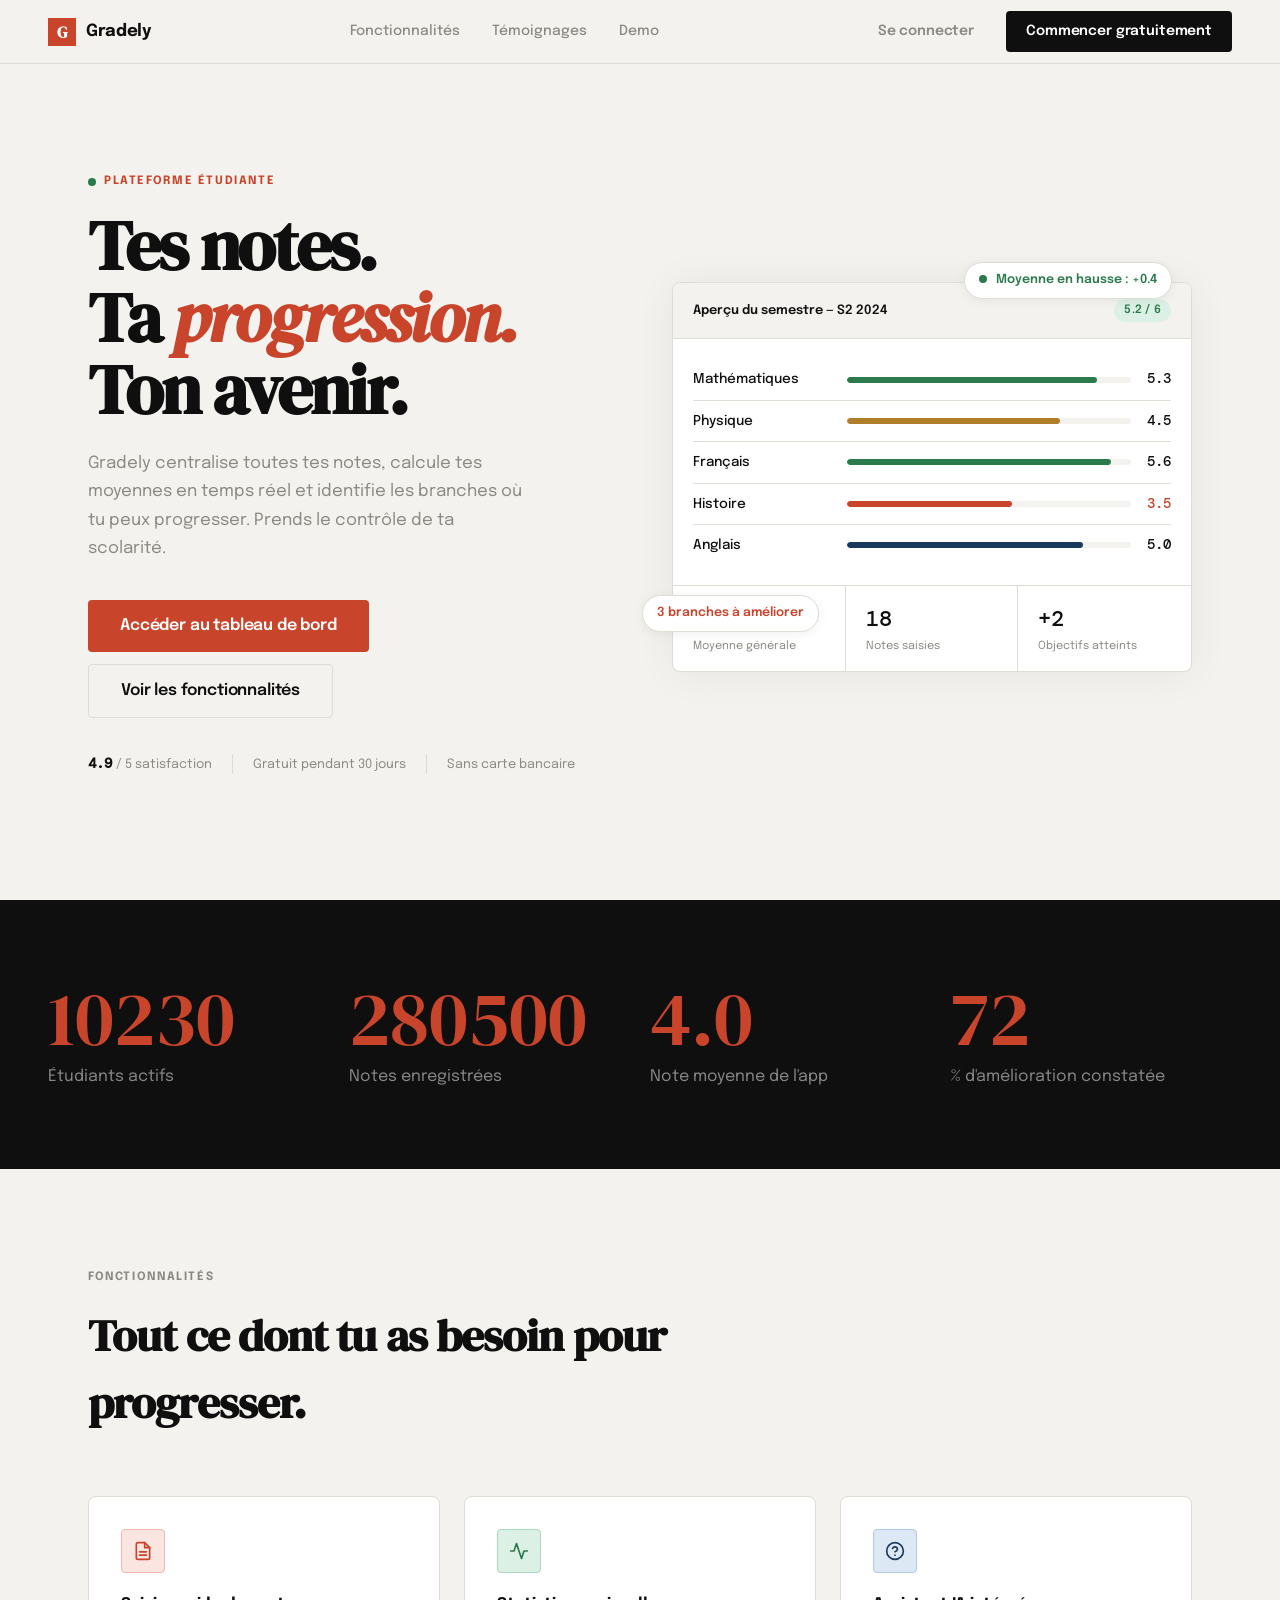
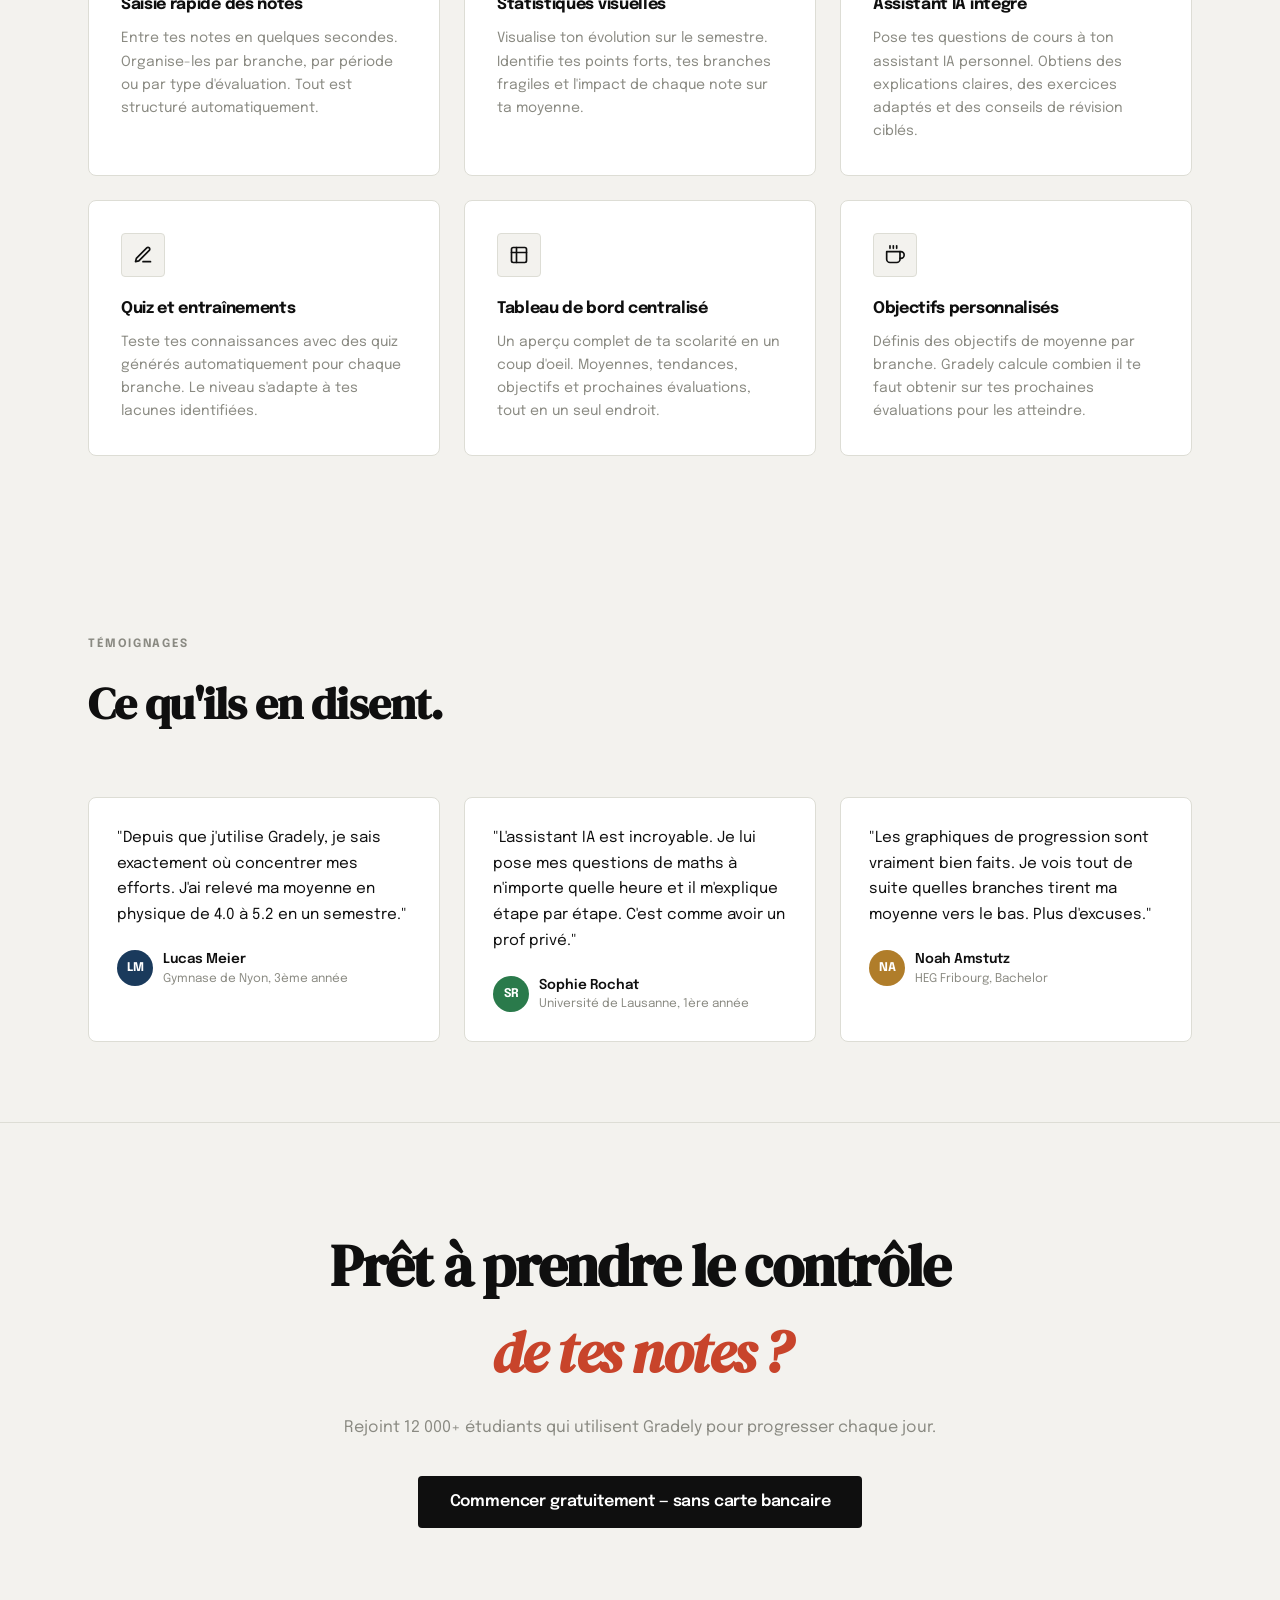
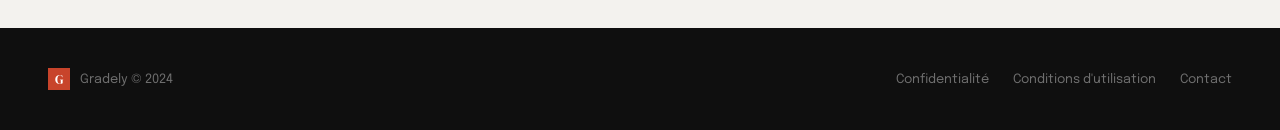
<file: index.html>
<!DOCTYPE html>
<html lang="fr">
<head>
  <meta charset="UTF-8">
  <meta name="viewport" content="width=device-width, initial-scale=1.0">
  <title>Gradely — Maîtrise tes notes, dépasse tes limites</title>
  <link rel="stylesheet" href="assets/css/style.css">
</head>
<body>

  <!-- NAV -->
  <nav class="landing-nav">
    <div class="landing-logo">
      <div class="landing-logo-mark">G</div>
      Gradely
    </div>
    <div class="landing-nav-links">
      <a href="#features">Fonctionnalités</a>
      <a href="#testimonials">Témoignages</a>
      <a href="dashboard.html">Demo</a>
    </div>
    <div class="landing-nav-actions">
      <a href="dashboard.html" class="btn btn-ghost">Se connecter</a>
      <a href="dashboard.html" class="btn btn-primary">Commencer gratuitement</a>
    </div>
  </nav>

  <!-- HERO -->
  <section class="hero">
    <div class="hero-inner">
      <div class="hero-left">
        <div class="hero-eyebrow reveal" data-delay="0">
          <span class="dot-live pulse"></span>
          Plateforme étudiante
        </div>
        <h1 class="hero-title reveal" data-delay="80">
          Tes notes.<br>
          Ta <em>progression.</em><br>
          Ton avenir.
        </h1>
        <p class="hero-body reveal" data-delay="160">
          Gradely centralise toutes tes notes, calcule tes moyennes en temps réel et identifie les branches où tu peux progresser. Prends le contrôle de ta scolarité.
        </p>
        <div class="hero-ctas reveal" data-delay="240">
          <a href="dashboard.html" class="btn btn-accent btn-lg">Accéder au tableau de bord</a>
          <a href="#features" class="btn btn-outline btn-lg">Voir les fonctionnalités</a>
        </div>
        <div class="reveal" data-delay="320" style="margin-top:36px; display:flex; align-items:center; gap:20px;">
          <div style="display:flex; align-items:center; gap:4px;">
            <span style="font-family:var(--f-mono); font-size:0.85rem; font-weight:600;">4.9</span>
            <span style="color:var(--c-muted); font-size:0.8rem;">/ 5 satisfaction</span>
          </div>
          <div class="divider-v" style="height:20px;"></div>
          <span style="color:var(--c-muted); font-size:0.8rem;">Gratuit pendant 30 jours</span>
          <div class="divider-v" style="height:20px;"></div>
          <span style="color:var(--c-muted); font-size:0.8rem;">Sans carte bancaire</span>
        </div>
      </div>

      <div class="hero-visual reveal" data-delay="100">
        <!-- Floating chips -->
        <div class="floating-chip chip-1">
          <span class="dot-live" style="margin-right:6px;"></span>
          Moyenne en hausse : +0.4
        </div>
        <div class="floating-chip chip-2">
          3 branches à améliorer
        </div>

        <!-- Mock card -->
        <div class="hero-card-mock">
          <div class="hero-card-header">
            <span class="hero-card-title">Aperçu du semestre — S2 2024</span>
            <span class="tag tag-pass">5.2 / 6</span>
          </div>
          <div class="hero-card-body">
            <div class="hero-grade-row">
              <span class="hero-subject">Mathématiques</span>
              <div class="hero-bar-wrap"><div class="hero-bar" style="width:88%; background:#2a7a4b;"></div></div>
              <span class="hero-grade-val">5.3</span>
            </div>
            <div class="hero-grade-row">
              <span class="hero-subject">Physique</span>
              <div class="hero-bar-wrap"><div class="hero-bar" style="width:75%; background:#b07d2a;"></div></div>
              <span class="hero-grade-val">4.5</span>
            </div>
            <div class="hero-grade-row">
              <span class="hero-subject">Français</span>
              <div class="hero-bar-wrap"><div class="hero-bar" style="width:93%; background:#2a7a4b;"></div></div>
              <span class="hero-grade-val">5.6</span>
            </div>
            <div class="hero-grade-row">
              <span class="hero-subject">Histoire</span>
              <div class="hero-bar-wrap"><div class="hero-bar" style="width:58%; background:var(--c-accent);"></div></div>
              <span class="hero-grade-val" style="color:var(--c-accent);">3.5</span>
            </div>
            <div class="hero-grade-row">
              <span class="hero-subject">Anglais</span>
              <div class="hero-bar-wrap"><div class="hero-bar" style="width:83%; background:#1a3a5c;"></div></div>
              <span class="hero-grade-val">5.0</span>
            </div>
          </div>
          <div class="hero-stat-strip">
            <div class="hero-stat-item">
              <div class="hero-stat-num">5.2</div>
              <div class="hero-stat-desc">Moyenne générale</div>
            </div>
            <div class="hero-stat-item">
              <div class="hero-stat-num">18</div>
              <div class="hero-stat-desc">Notes saisies</div>
            </div>
            <div class="hero-stat-item">
              <div class="hero-stat-num">+2</div>
              <div class="hero-stat-desc">Objectifs atteints</div>
            </div>
          </div>
        </div>
      </div>
    </div>
  </section>

  <!-- SOCIAL PROOF BANNER -->
  <div class="social-proof">
    <div class="social-proof-inner">
      <div class="grid-4 stagger-parent">
        <div>
          <div class="social-proof-num" data-count="12400">0</div>
          <div class="social-proof-desc">Étudiants actifs</div>
        </div>
        <div>
          <div class="social-proof-num" data-count="340000">0</div>
          <div class="social-proof-desc">Notes enregistrées</div>
        </div>
        <div>
          <div class="social-proof-num" data-count="4.9">0</div>
          <div class="social-proof-desc">Note moyenne de l'app</div>
        </div>
        <div>
          <div class="social-proof-num" data-count="87">0</div>
          <div class="social-proof-desc">% d'amélioration constatée</div>
        </div>
      </div>
    </div>
  </div>

  <!-- FEATURES -->
  <section id="features" class="features-section">
    <div class="features-label">Fonctionnalités</div>
    <h2 class="features-title reveal">Tout ce dont tu as besoin pour progresser.</h2>
    <div class="grid-3 stagger-parent">
      <div class="feature-card">
        <div class="feature-icon red">
          <svg xmlns="http://www.w3.org/2000/svg" width="20" height="20" viewBox="0 0 24 24" fill="none" stroke="currentColor" stroke-width="2" stroke-linecap="round" stroke-linejoin="round"><path d="M14 2H6a2 2 0 0 0-2 2v16a2 2 0 0 0 2 2h12a2 2 0 0 0 2-2V8z"/><polyline points="14 2 14 8 20 8"/><line x1="16" y1="13" x2="8" y2="13"/><line x1="16" y1="17" x2="8" y2="17"/></svg>
        </div>
        <div class="feature-title">Saisie rapide des notes</div>
        <p class="feature-body">Entre tes notes en quelques secondes. Organise-les par branche, par période ou par type d'évaluation. Tout est structuré automatiquement.</p>
      </div>
      <div class="feature-card">
        <div class="feature-icon green">
          <svg xmlns="http://www.w3.org/2000/svg" width="20" height="20" viewBox="0 0 24 24" fill="none" stroke="currentColor" stroke-width="2" stroke-linecap="round" stroke-linejoin="round"><polyline points="22 12 18 12 15 21 9 3 6 12 2 12"/></svg>
        </div>
        <div class="feature-title">Statistiques visuelles</div>
        <p class="feature-body">Visualise ton évolution sur le semestre. Identifie tes points forts, tes branches fragiles et l'impact de chaque note sur ta moyenne.</p>
      </div>
      <div class="feature-card">
        <div class="feature-icon blue">
          <svg xmlns="http://www.w3.org/2000/svg" width="20" height="20" viewBox="0 0 24 24" fill="none" stroke="currentColor" stroke-width="2" stroke-linecap="round" stroke-linejoin="round"><circle cx="12" cy="12" r="10"/><path d="M9.09 9a3 3 0 0 1 5.83 1c0 2-3 3-3 3"/><line x1="12" y1="17" x2="12.01" y2="17"/></svg>
        </div>
        <div class="feature-title">Assistant IA intégré</div>
        <p class="feature-body">Pose tes questions de cours à ton assistant IA personnel. Obtiens des explications claires, des exercices adaptés et des conseils de révision ciblés.</p>
      </div>
      <div class="feature-card">
        <div class="feature-icon">
          <svg xmlns="http://www.w3.org/2000/svg" width="20" height="20" viewBox="0 0 24 24" fill="none" stroke="currentColor" stroke-width="2" stroke-linecap="round" stroke-linejoin="round"><path d="M12 20h9"/><path d="M16.5 3.5a2.121 2.121 0 0 1 3 3L7 19l-4 1 1-4L16.5 3.5z"/></svg>
        </div>
        <div class="feature-title">Quiz et entraînements</div>
        <p class="feature-body">Teste tes connaissances avec des quiz générés automatiquement pour chaque branche. Le niveau s'adapte à tes lacunes identifiées.</p>
      </div>
      <div class="feature-card">
        <div class="feature-icon">
          <svg xmlns="http://www.w3.org/2000/svg" width="20" height="20" viewBox="0 0 24 24" fill="none" stroke="currentColor" stroke-width="2" stroke-linecap="round" stroke-linejoin="round"><rect x="3" y="3" width="18" height="18" rx="2" ry="2"/><line x1="3" y1="9" x2="21" y2="9"/><line x1="9" y1="21" x2="9" y2="3"/></svg>
        </div>
        <div class="feature-title">Tableau de bord centralisé</div>
        <p class="feature-body">Un aperçu complet de ta scolarité en un coup d'oeil. Moyennes, tendances, objectifs et prochaines évaluations, tout en un seul endroit.</p>
      </div>
      <div class="feature-card">
        <div class="feature-icon">
          <svg xmlns="http://www.w3.org/2000/svg" width="20" height="20" viewBox="0 0 24 24" fill="none" stroke="currentColor" stroke-width="2" stroke-linecap="round" stroke-linejoin="round"><path d="M18 8h1a4 4 0 0 1 0 8h-1"/><path d="M2 8h16v9a4 4 0 0 1-4 4H6a4 4 0 0 1-4-4V8z"/><line x1="6" y1="1" x2="6" y2="4"/><line x1="10" y1="1" x2="10" y2="4"/><line x1="14" y1="1" x2="14" y2="4"/></svg>
        </div>
        <div class="feature-title">Objectifs personnalisés</div>
        <p class="feature-body">Définis des objectifs de moyenne par branche. Gradely calcule combien il te faut obtenir sur tes prochaines évaluations pour les atteindre.</p>
      </div>
    </div>
  </section>

  <!-- TESTIMONIALS -->
  <section id="testimonials" class="testimonials">
    <div class="features-label reveal">Témoignages</div>
    <h2 class="features-title reveal">Ce qu'ils en disent.</h2>
    <div class="grid-3 stagger-parent">
      <div class="testimonial-card">
        <p class="testimonial-quote">"Depuis que j'utilise Gradely, je sais exactement où concentrer mes efforts. J'ai relevé ma moyenne en physique de 4.0 à 5.2 en un semestre."</p>
        <div class="testimonial-author">
          <div class="testimonial-avatar" style="background:#1a3a5c;">LM</div>
          <div>
            <div class="testimonial-name">Lucas Meier</div>
            <div class="testimonial-role">Gymnase de Nyon, 3ème année</div>
          </div>
        </div>
      </div>
      <div class="testimonial-card">
        <p class="testimonial-quote">"L'assistant IA est incroyable. Je lui pose mes questions de maths à n'importe quelle heure et il m'explique étape par étape. C'est comme avoir un prof privé."</p>
        <div class="testimonial-author">
          <div class="testimonial-avatar" style="background:#2a7a4b;">SR</div>
          <div>
            <div class="testimonial-name">Sophie Rochat</div>
            <div class="testimonial-role">Université de Lausanne, 1ère année</div>
          </div>
        </div>
      </div>
      <div class="testimonial-card">
        <p class="testimonial-quote">"Les graphiques de progression sont vraiment bien faits. Je vois tout de suite quelles branches tirent ma moyenne vers le bas. Plus d'excuses."</p>
        <div class="testimonial-author">
          <div class="testimonial-avatar" style="background:#b07d2a;">NA</div>
          <div>
            <div class="testimonial-name">Noah Amstutz</div>
            <div class="testimonial-role">HEG Fribourg, Bachelor</div>
          </div>
        </div>
      </div>
    </div>
  </section>

  <!-- CTA -->
  <section class="cta-section reveal">
    <h2 class="cta-title">Prêt à prendre le contrôle<br><em style="color:var(--c-accent); font-family:var(--f-display);">de tes notes ?</em></h2>
    <p class="cta-subtitle">Rejoint 12 000+ étudiants qui utilisent Gradely pour progresser chaque jour.</p>
    <a href="dashboard.html" class="btn btn-primary btn-lg" style="margin: 0 auto; display:inline-flex;">
      Commencer gratuitement — sans carte bancaire
    </a>
  </section>

  <!-- FOOTER -->
  <footer class="landing-footer">
    <div style="display:flex; align-items:center; gap:10px;">
      <div class="landing-logo-mark" style="width:22px; height:22px; font-size:0.8rem;">G</div>
      <span>Gradely © 2024</span>
    </div>
    <div style="display:flex; gap:24px;">
      <a href="#">Confidentialité</a>
      <a href="#">Conditions d'utilisation</a>
      <a href="#">Contact</a>
    </div>
  </footer>

  <script src="assets/js/animations.js"></script>
</body>
</html>
</file>
<file: assets/css/style.css>
/* ============================================
   GRADELY — Global Stylesheet
   Direction: Swiss Editorial Minimalism
   ============================================ */

@import url('https://fonts.googleapis.com/css2?family=DM+Serif+Display:ital@0;1&family=DM+Mono:wght@400;500&family=Epilogue:wght@300;400;500;600;700;900&display=swap');

/* ── VARIABLES ─────────────────────────────── */
:root {
  --c-black:    #0f0f0f;
  --c-white:    #fafaf8;
  --c-paper:    #f3f2ee;
  --c-accent:   #c8442b;
  --c-accent2:  #1a3a5c;
  --c-muted:    #8a8a82;
  --c-border:   #ddddd5;
  --c-surface:  #ffffff;

  --f-display:  'DM Serif Display', serif;
  --f-body:     'Epilogue', sans-serif;
  --f-mono:     'DM Mono', monospace;

  --radius:     4px;
  --radius-lg:  8px;

  --sidebar-w:  240px;
  --transition: 0.2s cubic-bezier(0.4, 0, 0.2, 1);
}

/* ── RESET ──────────────────────────────────── */
*, *::before, *::after { box-sizing: border-box; margin: 0; padding: 0; }
html { font-size: 16px; scroll-behavior: smooth; -webkit-font-smoothing: antialiased; }
body { font-family: var(--f-body); background: var(--c-paper); color: var(--c-black); line-height: 1.5; }
a { color: inherit; text-decoration: none; }
ul, ol { list-style: none; }
button { cursor: pointer; font-family: inherit; border: none; background: none; }
input, textarea, select { font-family: inherit; outline: none; }
img { display: block; max-width: 100%; }

/* ── TYPOGRAPHY ─────────────────────────────── */
.t-display    { font-family: var(--f-display); font-size: clamp(2.8rem, 6vw, 5.5rem); line-height: 1.05; letter-spacing: -0.02em; }
.t-heading    { font-family: var(--f-body); font-size: clamp(1.5rem, 3vw, 2.2rem); font-weight: 700; letter-spacing: -0.03em; line-height: 1.2; }
.t-subheading { font-size: 1.1rem; font-weight: 600; letter-spacing: -0.01em; }
.t-body       { font-size: 0.95rem; line-height: 1.65; color: var(--c-muted); }
.t-mono       { font-family: var(--f-mono); font-size: 0.85rem; }
.t-label      { font-size: 0.7rem; font-weight: 700; letter-spacing: 0.12em; text-transform: uppercase; color: var(--c-muted); }
.t-accent     { color: var(--c-accent); }

/* ── LAYOUT HELPERS ─────────────────────────── */
.container    { max-width: 1200px; margin: 0 auto; padding: 0 32px; }
.grid-2       { display: grid; grid-template-columns: 1fr 1fr; gap: 24px; }
.grid-3       { display: grid; grid-template-columns: repeat(3, 1fr); gap: 24px; }
.grid-4       { display: grid; grid-template-columns: repeat(4, 1fr); gap: 20px; }
.flex         { display: flex; }
.flex-center  { display: flex; align-items: center; justify-content: center; }
.flex-between { display: flex; align-items: center; justify-content: space-between; }
.flex-col     { display: flex; flex-direction: column; }
.gap-4  { gap: 4px; }
.gap-8  { gap: 8px; }
.gap-12 { gap: 12px; }
.gap-16 { gap: 16px; }
.gap-24 { gap: 24px; }
.gap-32 { gap: 32px; }

/* ── APP SHELL (logged-in pages) ────────────── */
.app-shell { display: flex; min-height: 100vh; }

/* Sidebar */
.sidebar {
  width: var(--sidebar-w);
  background: var(--c-black);
  color: var(--c-white);
  display: flex;
  flex-direction: column;
  position: fixed;
  top: 0; left: 0;
  height: 100vh;
  z-index: 100;
  padding: 0;
  overflow-y: auto;
}
.sidebar-logo {
  display: flex;
  align-items: center;
  gap: 10px;
  padding: 28px 24px 24px;
  border-bottom: 1px solid rgba(255,255,255,0.08);
}
.sidebar-logo-mark {
  width: 30px; height: 30px;
  background: var(--c-accent);
  display: flex; align-items: center; justify-content: center;
  font-family: var(--f-display);
  font-size: 1.1rem;
  color: white;
}
.sidebar-logo-text {
  font-family: var(--f-body);
  font-weight: 700;
  font-size: 1rem;
  letter-spacing: -0.02em;
}
.sidebar-nav { padding: 16px 12px; flex: 1; }
.sidebar-section-label {
  font-size: 0.65rem;
  font-weight: 700;
  letter-spacing: 0.14em;
  text-transform: uppercase;
  color: rgba(255,255,255,0.3);
  padding: 16px 12px 6px;
}
.nav-item {
  display: flex;
  align-items: center;
  gap: 10px;
  padding: 9px 12px;
  border-radius: var(--radius);
  color: rgba(255,255,255,0.55);
  font-size: 0.875rem;
  font-weight: 500;
  transition: background var(--transition), color var(--transition);
  margin-bottom: 2px;
}
.nav-item:hover { background: rgba(255,255,255,0.07); color: rgba(255,255,255,0.9); }
.nav-item.active { background: var(--c-accent); color: white; }
.nav-item svg { width: 16px; height: 16px; flex-shrink: 0; }
.sidebar-footer {
  padding: 16px 12px 24px;
  border-top: 1px solid rgba(255,255,255,0.08);
}
.sidebar-user {
  display: flex;
  align-items: center;
  gap: 10px;
  padding: 8px 12px;
  border-radius: var(--radius);
}
.sidebar-avatar {
  width: 32px; height: 32px;
  background: var(--c-accent2);
  border-radius: 50%;
  display: flex; align-items: center; justify-content: center;
  font-size: 0.75rem;
  font-weight: 700;
  color: white;
  flex-shrink: 0;
}
.sidebar-user-info { flex: 1; min-width: 0; }
.sidebar-user-name { font-size: 0.8rem; font-weight: 600; color: white; white-space: nowrap; overflow: hidden; text-overflow: ellipsis; }
.sidebar-user-role { font-size: 0.7rem; color: rgba(255,255,255,0.35); }

/* Main content area */
.main-content {
  margin-left: var(--sidebar-w);
  flex: 1;
  min-height: 100vh;
  background: var(--c-paper);
}

/* Top bar */
.topbar {
  background: var(--c-surface);
  border-bottom: 1px solid var(--c-border);
  height: 60px;
  display: flex;
  align-items: center;
  justify-content: space-between;
  padding: 0 32px;
  position: sticky;
  top: 0;
  z-index: 50;
}
.topbar-title { font-weight: 700; font-size: 1rem; letter-spacing: -0.02em; }
.topbar-actions { display: flex; align-items: center; gap: 12px; }
.topbar-badge {
  background: var(--c-accent);
  color: white;
  font-size: 0.65rem;
  font-weight: 700;
  padding: 3px 8px;
  border-radius: 20px;
  letter-spacing: 0.05em;
}
.topbar-search {
  display: flex;
  align-items: center;
  gap: 8px;
  background: var(--c-paper);
  border: 1px solid var(--c-border);
  border-radius: var(--radius);
  padding: 6px 12px;
  font-size: 0.85rem;
  color: var(--c-muted);
  min-width: 200px;
}
.topbar-search input {
  background: none;
  border: none;
  color: var(--c-black);
  font-size: 0.85rem;
  width: 100%;
}
.topbar-search input::placeholder { color: var(--c-muted); }

/* Page content */
.page-content { padding: 32px; max-width: 1100px; }

/* ── CARDS ───────────────────────────────────── */
.card {
  background: var(--c-surface);
  border: 1px solid var(--c-border);
  border-radius: var(--radius-lg);
  padding: 24px;
}
.card-sm { padding: 16px 20px; }
.card-flat { background: var(--c-paper); border-color: transparent; }

/* Stat card */
.stat-card {
  background: var(--c-surface);
  border: 1px solid var(--c-border);
  border-radius: var(--radius-lg);
  padding: 24px;
  position: relative;
  overflow: hidden;
}
.stat-card.accent-top::before {
  content: '';
  position: absolute;
  top: 0; left: 0; right: 0;
  height: 3px;
  background: var(--c-accent);
}
.stat-card.accent-blue::before { background: var(--c-accent2); }
.stat-card.accent-green::before { background: #2a7a4b; }
.stat-card.accent-amber::before { background: #b07d2a; }
.stat-value { font-family: var(--f-mono); font-size: 2.2rem; font-weight: 500; letter-spacing: -0.03em; line-height: 1; }
.stat-label { font-size: 0.75rem; font-weight: 700; letter-spacing: 0.1em; text-transform: uppercase; color: var(--c-muted); margin-top: 8px; }
.stat-delta { font-size: 0.78rem; font-weight: 600; margin-top: 12px; }
.stat-delta.up   { color: #2a7a4b; }
.stat-delta.down { color: var(--c-accent); }

/* Grade badge */
.grade-badge {
  display: inline-flex;
  align-items: center;
  justify-content: center;
  width: 40px; height: 40px;
  border-radius: var(--radius);
  font-family: var(--f-mono);
  font-weight: 500;
  font-size: 1rem;
}
.grade-badge.pass    { background: #dcf0e6; color: #2a7a4b; }
.grade-badge.near    { background: #fef3dc; color: #b07d2a; }
.grade-badge.fail    { background: #fbe5e1; color: var(--c-accent); }
.grade-badge.neutral { background: var(--c-paper); color: var(--c-black); }

/* ── BUTTONS ─────────────────────────────────── */
.btn {
  display: inline-flex;
  align-items: center;
  gap: 8px;
  padding: 10px 20px;
  border-radius: var(--radius);
  font-size: 0.875rem;
  font-weight: 600;
  transition: all var(--transition);
  letter-spacing: -0.01em;
}
.btn-primary   { background: var(--c-black); color: white; }
.btn-primary:hover { background: #2a2a2a; }
.btn-accent    { background: var(--c-accent); color: white; }
.btn-accent:hover { background: #b33a23; }
.btn-outline   { background: transparent; color: var(--c-black); border: 1.5px solid var(--c-border); }
.btn-outline:hover { border-color: var(--c-black); }
.btn-ghost     { background: transparent; color: var(--c-muted); }
.btn-ghost:hover { color: var(--c-black); background: var(--c-paper); }
.btn-sm { padding: 6px 14px; font-size: 0.8rem; }
.btn-lg { padding: 14px 32px; font-size: 1rem; }
.btn svg { width: 15px; height: 15px; }

/* ── FORM ELEMENTS ───────────────────────────── */
.form-group { display: flex; flex-direction: column; gap: 6px; }
.form-label { font-size: 0.78rem; font-weight: 600; letter-spacing: 0.04em; color: var(--c-black); }
.form-input {
  padding: 10px 14px;
  border: 1.5px solid var(--c-border);
  border-radius: var(--radius);
  font-size: 0.9rem;
  background: var(--c-surface);
  color: var(--c-black);
  transition: border-color var(--transition);
}
.form-input:focus { border-color: var(--c-black); }
.form-input::placeholder { color: var(--c-muted); }
.form-select {
  padding: 10px 14px;
  border: 1.5px solid var(--c-border);
  border-radius: var(--radius);
  font-size: 0.9rem;
  background: var(--c-surface);
  color: var(--c-black);
  appearance: none;
  cursor: pointer;
}
.form-hint { font-size: 0.75rem; color: var(--c-muted); }

/* ── TABLE ───────────────────────────────────── */
.table-wrap {
  background: var(--c-surface);
  border: 1px solid var(--c-border);
  border-radius: var(--radius-lg);
  overflow: hidden;
}
table { width: 100%; border-collapse: collapse; }
thead th {
  padding: 12px 20px;
  text-align: left;
  font-size: 0.7rem;
  font-weight: 700;
  letter-spacing: 0.1em;
  text-transform: uppercase;
  color: var(--c-muted);
  background: var(--c-paper);
  border-bottom: 1px solid var(--c-border);
}
tbody td {
  padding: 14px 20px;
  font-size: 0.875rem;
  border-bottom: 1px solid var(--c-border);
  vertical-align: middle;
}
tbody tr:last-child td { border-bottom: none; }
tbody tr:hover td { background: var(--c-paper); }

/* ── TAG / PILL ──────────────────────────────── */
.tag {
  display: inline-flex;
  align-items: center;
  padding: 3px 10px;
  border-radius: 20px;
  font-size: 0.72rem;
  font-weight: 600;
  letter-spacing: 0.02em;
}
.tag-default { background: var(--c-paper); color: var(--c-muted); border: 1px solid var(--c-border); }
.tag-pass    { background: #dcf0e6; color: #2a7a4b; }
.tag-warn    { background: #fef3dc; color: #b07d2a; }
.tag-fail    { background: #fbe5e1; color: var(--c-accent); }
.tag-info    { background: #dde8f5; color: var(--c-accent2); }
.tag-new     { background: var(--c-black); color: white; }

/* ── PROGRESS BARS (pure CSS) ────────────────── */
.progress-wrap { display: flex; flex-direction: column; gap: 4px; }
.progress-row { display: flex; align-items: center; gap: 12px; }
.progress-label { font-size: 0.8rem; font-weight: 500; min-width: 130px; }
.progress-track {
  flex: 1;
  height: 6px;
  background: var(--c-paper);
  border-radius: 3px;
  overflow: hidden;
  border: 1px solid var(--c-border);
}
.progress-fill {
  height: 100%;
  border-radius: 3px;
  background: var(--c-black);
  transform-origin: left;
  animation: progressIn 0.8s cubic-bezier(0.4, 0, 0.2, 1) forwards;
  transform: scaleX(0);
}
.progress-fill.accent { background: var(--c-accent); }
.progress-fill.green  { background: #2a7a4b; }
.progress-fill.amber  { background: #b07d2a; }
.progress-fill.blue   { background: var(--c-accent2); }
.progress-val { font-family: var(--f-mono); font-size: 0.78rem; min-width: 36px; text-align: right; color: var(--c-muted); }

@keyframes progressIn {
  to { transform: scaleX(1); }
}

/* ── DIVIDER ─────────────────────────────────── */
.divider { height: 1px; background: var(--c-border); margin: 24px 0; }
.divider-v { width: 1px; background: var(--c-border); align-self: stretch; }

/* ── NOTIFICATION DOT ─────────────────────────── */
.dot-live {
  width: 8px; height: 8px;
  border-radius: 50%;
  background: #2a7a4b;
  display: inline-block;
}
.dot-live.pulse { animation: pulse 2s infinite; }
@keyframes pulse {
  0%, 100% { opacity: 1; transform: scale(1); }
  50% { opacity: 0.5; transform: scale(0.8); }
}

/* ── SECTION HEADER ──────────────────────────── */
.section-header {
  display: flex;
  align-items: flex-end;
  justify-content: space-between;
  margin-bottom: 20px;
}
.section-header h2 { font-size: 1.1rem; font-weight: 700; letter-spacing: -0.02em; }
.section-header a, .section-header button { font-size: 0.8rem; color: var(--c-muted); font-weight: 500; }
.section-header a:hover, .section-header button:hover { color: var(--c-black); }

/* ── EMPTY STATE ─────────────────────────────── */
.empty-state {
  display: flex;
  flex-direction: column;
  align-items: center;
  justify-content: center;
  padding: 60px 24px;
  color: var(--c-muted);
  text-align: center;
  gap: 12px;
}
.empty-state svg { opacity: 0.3; }
.empty-state p { font-size: 0.875rem; max-width: 260px; }

/* ── LANDING PAGE STYLES ─────────────────────── */
.landing-nav {
  position: fixed;
  top: 0; left: 0; right: 0;
  z-index: 200;
  display: flex;
  align-items: center;
  justify-content: space-between;
  padding: 0 48px;
  height: 64px;
  background: var(--c-paper);
  border-bottom: 1px solid var(--c-border);
}
.landing-logo {
  display: flex; align-items: center; gap: 10px;
  font-weight: 700; font-size: 1.05rem; letter-spacing: -0.02em;
}
.landing-logo-mark {
  width: 28px; height: 28px;
  background: var(--c-accent);
  display: flex; align-items: center; justify-content: center;
  font-family: var(--f-display);
  font-size: 1rem; color: white;
}
.landing-nav-links { display: flex; align-items: center; gap: 32px; }
.landing-nav-links a { font-size: 0.875rem; font-weight: 500; color: var(--c-muted); transition: color var(--transition); }
.landing-nav-links a:hover { color: var(--c-black); }
.landing-nav-actions { display: flex; align-items: center; gap: 12px; }

.hero {
  padding-top: 64px;
  min-height: 100vh;
  display: flex;
  flex-direction: column;
  justify-content: center;
  background: var(--c-paper);
  position: relative;
  overflow: hidden;
}
.hero-inner {
  max-width: 1200px;
  margin: 0 auto;
  padding: 80px 48px 100px;
  display: grid;
  grid-template-columns: 1fr 1fr;
  gap: 64px;
  align-items: center;
}
.hero-eyebrow {
  display: inline-flex;
  align-items: center;
  gap: 8px;
  font-size: 0.72rem;
  font-weight: 700;
  letter-spacing: 0.14em;
  text-transform: uppercase;
  color: var(--c-accent);
  margin-bottom: 20px;
}
.hero-title {
  font-family: var(--f-display);
  font-size: clamp(3rem, 5.5vw, 5rem);
  line-height: 1.02;
  letter-spacing: -0.03em;
  margin-bottom: 24px;
}
.hero-title em { font-style: italic; color: var(--c-accent); }
.hero-body {
  font-size: 1.05rem;
  color: var(--c-muted);
  line-height: 1.7;
  max-width: 440px;
  margin-bottom: 36px;
}
.hero-ctas { display: flex; gap: 12px; flex-wrap: wrap; }

.hero-visual {
  position: relative;
}
.hero-card-mock {
  background: var(--c-surface);
  border: 1px solid var(--c-border);
  border-radius: var(--radius-lg);
  overflow: hidden;
  box-shadow: 0 2px 40px rgba(0,0,0,0.06);
}
.hero-card-header {
  padding: 16px 20px;
  border-bottom: 1px solid var(--c-border);
  display: flex;
  align-items: center;
  justify-content: space-between;
  background: var(--c-paper);
}
.hero-card-title { font-size: 0.8rem; font-weight: 600; }
.hero-card-body { padding: 20px; }
.hero-grade-row {
  display: flex;
  align-items: center;
  gap: 12px;
  padding: 10px 0;
  border-bottom: 1px solid var(--c-border);
}
.hero-grade-row:last-child { border-bottom: none; }
.hero-subject { font-size: 0.85rem; font-weight: 500; flex: 1; }
.hero-bar-wrap { flex: 2; height: 6px; background: var(--c-paper); border-radius: 3px; overflow: hidden; }
.hero-bar { height: 100%; border-radius: 3px; }
.hero-grade-val { font-family: var(--f-mono); font-size: 0.85rem; font-weight: 500; min-width: 28px; text-align: right; }

.hero-stat-strip {
  display: grid;
  grid-template-columns: repeat(3, 1fr);
  border-top: 1px solid var(--c-border);
}
.hero-stat-item {
  padding: 16px 20px;
  border-right: 1px solid var(--c-border);
}
.hero-stat-item:last-child { border-right: none; }
.hero-stat-num { font-family: var(--f-mono); font-size: 1.4rem; font-weight: 500; }
.hero-stat-desc { font-size: 0.7rem; color: var(--c-muted); margin-top: 2px; }

.floating-chip {
  position: absolute;
  background: var(--c-surface);
  border: 1px solid var(--c-border);
  border-radius: 20px;
  padding: 8px 14px;
  font-size: 0.78rem;
  font-weight: 600;
  box-shadow: 0 2px 12px rgba(0,0,0,0.06);
  white-space: nowrap;
}
.floating-chip.chip-1 { top: -20px; right: 20px; color: #2a7a4b; }
.floating-chip.chip-2 { bottom: 40px; left: -30px; color: var(--c-accent); }

.features-section {
  padding: 100px 48px;
  max-width: 1200px;
  margin: 0 auto;
}
.features-label {
  font-size: 0.72rem;
  font-weight: 700;
  letter-spacing: 0.14em;
  text-transform: uppercase;
  color: var(--c-muted);
  margin-bottom: 16px;
}
.features-title {
  font-family: var(--f-display);
  font-size: clamp(2rem, 3.5vw, 3rem);
  letter-spacing: -0.02em;
  margin-bottom: 60px;
  max-width: 600px;
}
.feature-card {
  background: var(--c-surface);
  border: 1px solid var(--c-border);
  border-radius: var(--radius-lg);
  padding: 32px;
  transition: transform var(--transition), box-shadow var(--transition);
}
.feature-card:hover { transform: translateY(-3px); box-shadow: 0 8px 32px rgba(0,0,0,0.07); }
.feature-icon {
  width: 44px; height: 44px;
  background: var(--c-paper);
  border: 1px solid var(--c-border);
  border-radius: var(--radius);
  display: flex; align-items: center; justify-content: center;
  margin-bottom: 20px;
  color: var(--c-black);
}
.feature-icon.red { background: #fbe5e1; border-color: #f0b8af; color: var(--c-accent); }
.feature-icon.blue { background: #dde8f5; border-color: #b0c9e8; color: var(--c-accent2); }
.feature-icon.green { background: #dcf0e6; border-color: #a8d8be; color: #2a7a4b; }
.feature-title { font-size: 1rem; font-weight: 700; letter-spacing: -0.02em; margin-bottom: 10px; }
.feature-body { font-size: 0.875rem; color: var(--c-muted); line-height: 1.65; }

.social-proof {
  padding: 80px 48px;
  background: var(--c-black);
  color: var(--c-white);
}
.social-proof-inner { max-width: 1200px; margin: 0 auto; }
.social-proof-num {
  font-family: var(--f-display);
  font-size: clamp(3rem, 6vw, 5.5rem);
  color: var(--c-accent);
  line-height: 1;
}
.social-proof-desc { font-size: 1rem; color: rgba(255,255,255,0.5); margin-top: 8px; }

.testimonials {
  padding: 80px 48px;
  max-width: 1200px;
  margin: 0 auto;
}
.testimonial-card {
  background: var(--c-surface);
  border: 1px solid var(--c-border);
  border-radius: var(--radius-lg);
  padding: 28px;
}
.testimonial-quote {
  font-size: 0.95rem;
  line-height: 1.7;
  color: var(--c-black);
  margin-bottom: 20px;
}
.testimonial-author { display: flex; align-items: center; gap: 10px; }
.testimonial-avatar {
  width: 36px; height: 36px;
  border-radius: 50%;
  display: flex; align-items: center; justify-content: center;
  font-size: 0.75rem; font-weight: 700; color: white;
}
.testimonial-name { font-size: 0.85rem; font-weight: 600; }
.testimonial-role { font-size: 0.75rem; color: var(--c-muted); }

.cta-section {
  padding: 100px 48px;
  text-align: center;
  border-top: 1px solid var(--c-border);
}
.cta-title {
  font-family: var(--f-display);
  font-size: clamp(2.5rem, 4.5vw, 4rem);
  letter-spacing: -0.03em;
  margin-bottom: 20px;
}
.cta-subtitle { font-size: 1rem; color: var(--c-muted); margin-bottom: 36px; }

.landing-footer {
  background: var(--c-black);
  color: rgba(255,255,255,0.4);
  padding: 40px 48px;
  display: flex;
  align-items: center;
  justify-content: space-between;
  font-size: 0.8rem;
}
.landing-footer a { color: rgba(255,255,255,0.4); transition: color var(--transition); }
.landing-footer a:hover { color: white; }

/* ── AI PAGE ─────────────────────────────────── */
.ai-page { display: flex; flex-direction: column; height: calc(100vh - 60px); }
.ai-messages {
  flex: 1;
  overflow-y: auto;
  padding: 32px;
  display: flex;
  flex-direction: column;
  gap: 24px;
  max-width: 800px;
  width: 100%;
  margin: 0 auto;
}
.ai-welcome {
  text-align: center;
  padding: 60px 0 40px;
}
.ai-welcome-icon {
  width: 52px; height: 52px;
  background: var(--c-black);
  border-radius: var(--radius);
  display: flex; align-items: center; justify-content: center;
  margin: 0 auto 20px;
  color: white;
}
.ai-welcome h1 { font-family: var(--f-display); font-size: 2rem; letter-spacing: -0.02em; margin-bottom: 10px; }
.ai-welcome p { color: var(--c-muted); font-size: 0.95rem; }

.ai-suggestions {
  display: flex;
  flex-wrap: wrap;
  gap: 10px;
  justify-content: center;
  margin-top: 32px;
}
.ai-suggestion {
  background: var(--c-surface);
  border: 1px solid var(--c-border);
  border-radius: var(--radius);
  padding: 10px 16px;
  font-size: 0.85rem;
  font-weight: 500;
  color: var(--c-black);
  cursor: pointer;
  transition: all var(--transition);
}
.ai-suggestion:hover { border-color: var(--c-black); background: var(--c-paper); }

.msg-row { display: flex; gap: 14px; }
.msg-row.user { flex-direction: row-reverse; }
.msg-avatar {
  width: 32px; height: 32px;
  border-radius: 50%;
  flex-shrink: 0;
  display: flex; align-items: center; justify-content: center;
  font-size: 0.7rem; font-weight: 700;
}
.msg-avatar.ai { background: var(--c-black); color: white; }
.msg-avatar.user-av { background: var(--c-accent2); color: white; }
.msg-bubble {
  max-width: 72%;
  padding: 14px 18px;
  border-radius: 12px;
  font-size: 0.9rem;
  line-height: 1.6;
}
.msg-row.ai .msg-bubble { background: var(--c-surface); border: 1px solid var(--c-border); }
.msg-row.user .msg-bubble { background: var(--c-black); color: white; border-radius: 12px 4px 12px 12px; }
.msg-time { font-size: 0.7rem; color: var(--c-muted); margin-top: 4px; }

.ai-input-area {
  border-top: 1px solid var(--c-border);
  background: var(--c-surface);
  padding: 20px 32px;
}
.ai-input-wrap {
  max-width: 800px;
  margin: 0 auto;
  position: relative;
}
.ai-input {
  width: 100%;
  padding: 14px 56px 14px 18px;
  border: 1.5px solid var(--c-border);
  border-radius: var(--radius-lg);
  font-size: 0.95rem;
  background: var(--c-paper);
  resize: none;
  font-family: var(--f-body);
  color: var(--c-black);
  line-height: 1.5;
}
.ai-input:focus { border-color: var(--c-black); }
.ai-send-btn {
  position: absolute;
  right: 10px; bottom: 10px;
  width: 36px; height: 36px;
  background: var(--c-black);
  color: white;
  border-radius: var(--radius);
  display: flex; align-items: center; justify-content: center;
}
.ai-send-btn svg { width: 15px; height: 15px; }
.ai-disclaimer { font-size: 0.72rem; color: var(--c-muted); text-align: center; margin-top: 10px; }

/* ── QUIZ PAGE ───────────────────────────────── */
.quiz-shell {
  min-height: 100vh;
  background: var(--c-paper);
  display: flex;
  flex-direction: column;
}
.quiz-topbar {
  background: var(--c-surface);
  border-bottom: 1px solid var(--c-border);
  padding: 0 40px;
  height: 64px;
  display: flex;
  align-items: center;
  justify-content: space-between;
}
.quiz-progress-bar {
  height: 4px;
  background: var(--c-paper);
  border-bottom: 1px solid var(--c-border);
}
.quiz-progress-fill {
  height: 100%;
  background: var(--c-accent);
  transition: width 0.4s ease;
}
.quiz-main {
  flex: 1;
  display: flex;
  align-items: center;
  justify-content: center;
  padding: 40px;
}
.quiz-card {
  background: var(--c-surface);
  border: 1px solid var(--c-border);
  border-radius: var(--radius-lg);
  padding: 48px;
  max-width: 680px;
  width: 100%;
  box-shadow: 0 2px 24px rgba(0,0,0,0.05);
}
.quiz-meta {
  display: flex;
  align-items: center;
  justify-content: space-between;
  margin-bottom: 32px;
}
.quiz-q-num { font-size: 0.75rem; font-weight: 700; letter-spacing: 0.1em; text-transform: uppercase; color: var(--c-muted); }
.quiz-timer {
  display: flex;
  align-items: center;
  gap: 6px;
  font-family: var(--f-mono);
  font-size: 0.9rem;
  color: var(--c-accent);
  font-weight: 500;
}
.quiz-question {
  font-size: 1.35rem;
  font-weight: 700;
  letter-spacing: -0.02em;
  line-height: 1.4;
  margin-bottom: 32px;
}
.quiz-options { display: flex; flex-direction: column; gap: 12px; margin-bottom: 32px; }
.quiz-option {
  padding: 16px 20px;
  border: 1.5px solid var(--c-border);
  border-radius: var(--radius);
  font-size: 0.9rem;
  font-weight: 500;
  cursor: pointer;
  transition: all var(--transition);
  display: flex;
  align-items: center;
  gap: 14px;
  background: var(--c-surface);
}
.quiz-option:hover { border-color: var(--c-black); background: var(--c-paper); }
.quiz-option.selected { border-color: var(--c-black); background: var(--c-black); color: white; }
.quiz-option.correct { border-color: #2a7a4b; background: #dcf0e6; color: #2a7a4b; }
.quiz-option.wrong   { border-color: var(--c-accent); background: #fbe5e1; color: var(--c-accent); }
.quiz-option-letter {
  width: 28px; height: 28px;
  border-radius: var(--radius);
  background: var(--c-paper);
  display: flex; align-items: center; justify-content: center;
  font-family: var(--f-mono);
  font-size: 0.78rem;
  font-weight: 600;
  flex-shrink: 0;
}
.quiz-option.selected .quiz-option-letter { background: rgba(255,255,255,0.15); color: white; }
.quiz-actions { display: flex; align-items: center; justify-content: space-between; }
.quiz-hint { font-size: 0.8rem; color: var(--c-muted); }

/* ── ANIMATIONS (initial states) ─────────────── */
.reveal {
  opacity: 0;
  transform: translateY(16px);
}
.reveal.visible {
  opacity: 1;
  transform: translateY(0);
  transition: opacity 0.5s ease, transform 0.5s ease;
}

/* ── SCROLLBAR ───────────────────────────────── */
::-webkit-scrollbar { width: 6px; height: 6px; }
::-webkit-scrollbar-track { background: transparent; }
::-webkit-scrollbar-thumb { background: var(--c-border); border-radius: 3px; }
::-webkit-scrollbar-thumb:hover { background: var(--c-muted); }

/* ── RESPONSIVE ──────────────────────────────── */
@media (max-width: 900px) {
  .hero-inner { grid-template-columns: 1fr; gap: 40px; }
  .grid-3 { grid-template-columns: 1fr 1fr; }
  .grid-4 { grid-template-columns: 1fr 1fr; }
}
@media (max-width: 600px) {
  .sidebar { transform: translateX(-100%); }
  .main-content { margin-left: 0; }
  .grid-2, .grid-3, .grid-4 { grid-template-columns: 1fr; }
  .hero-inner { padding: 60px 24px 80px; }
  .features-section, .social-proof, .testimonials, .cta-section { padding-left: 24px; padding-right: 24px; }
}
</file>
